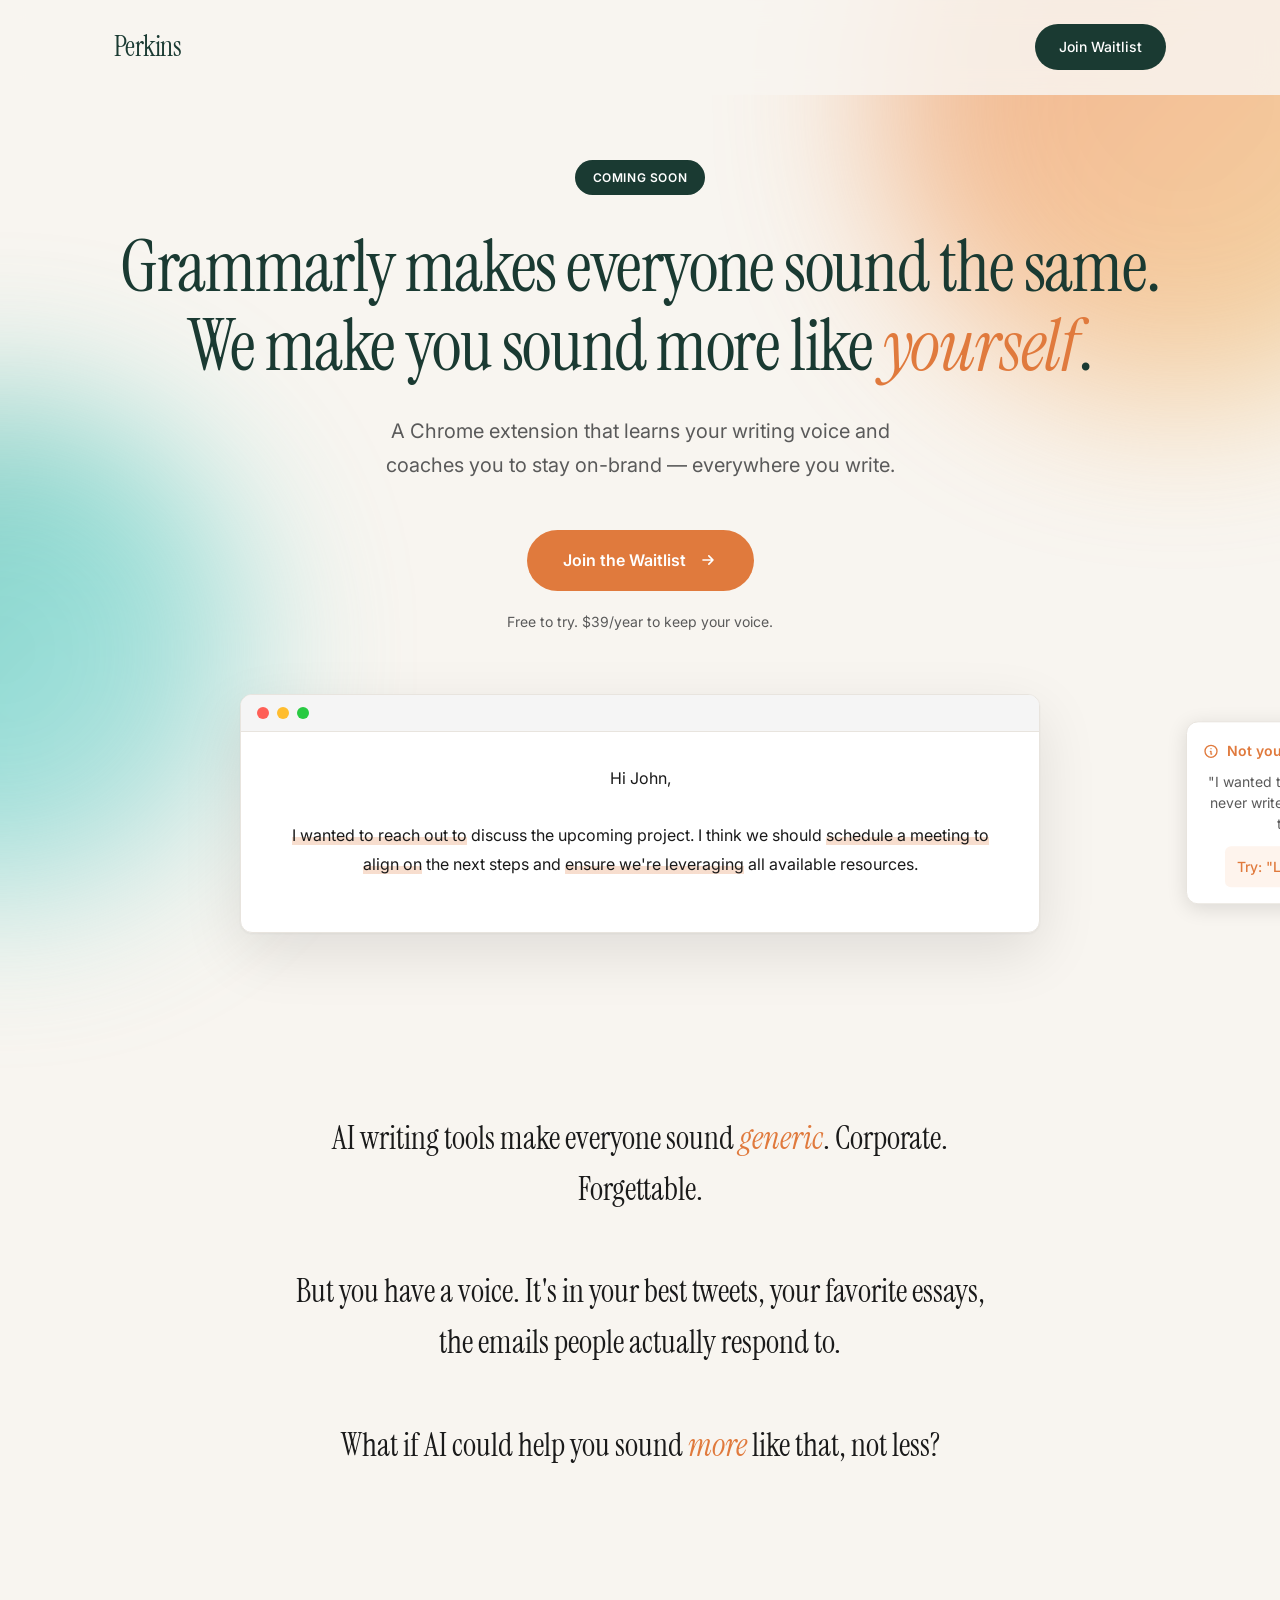
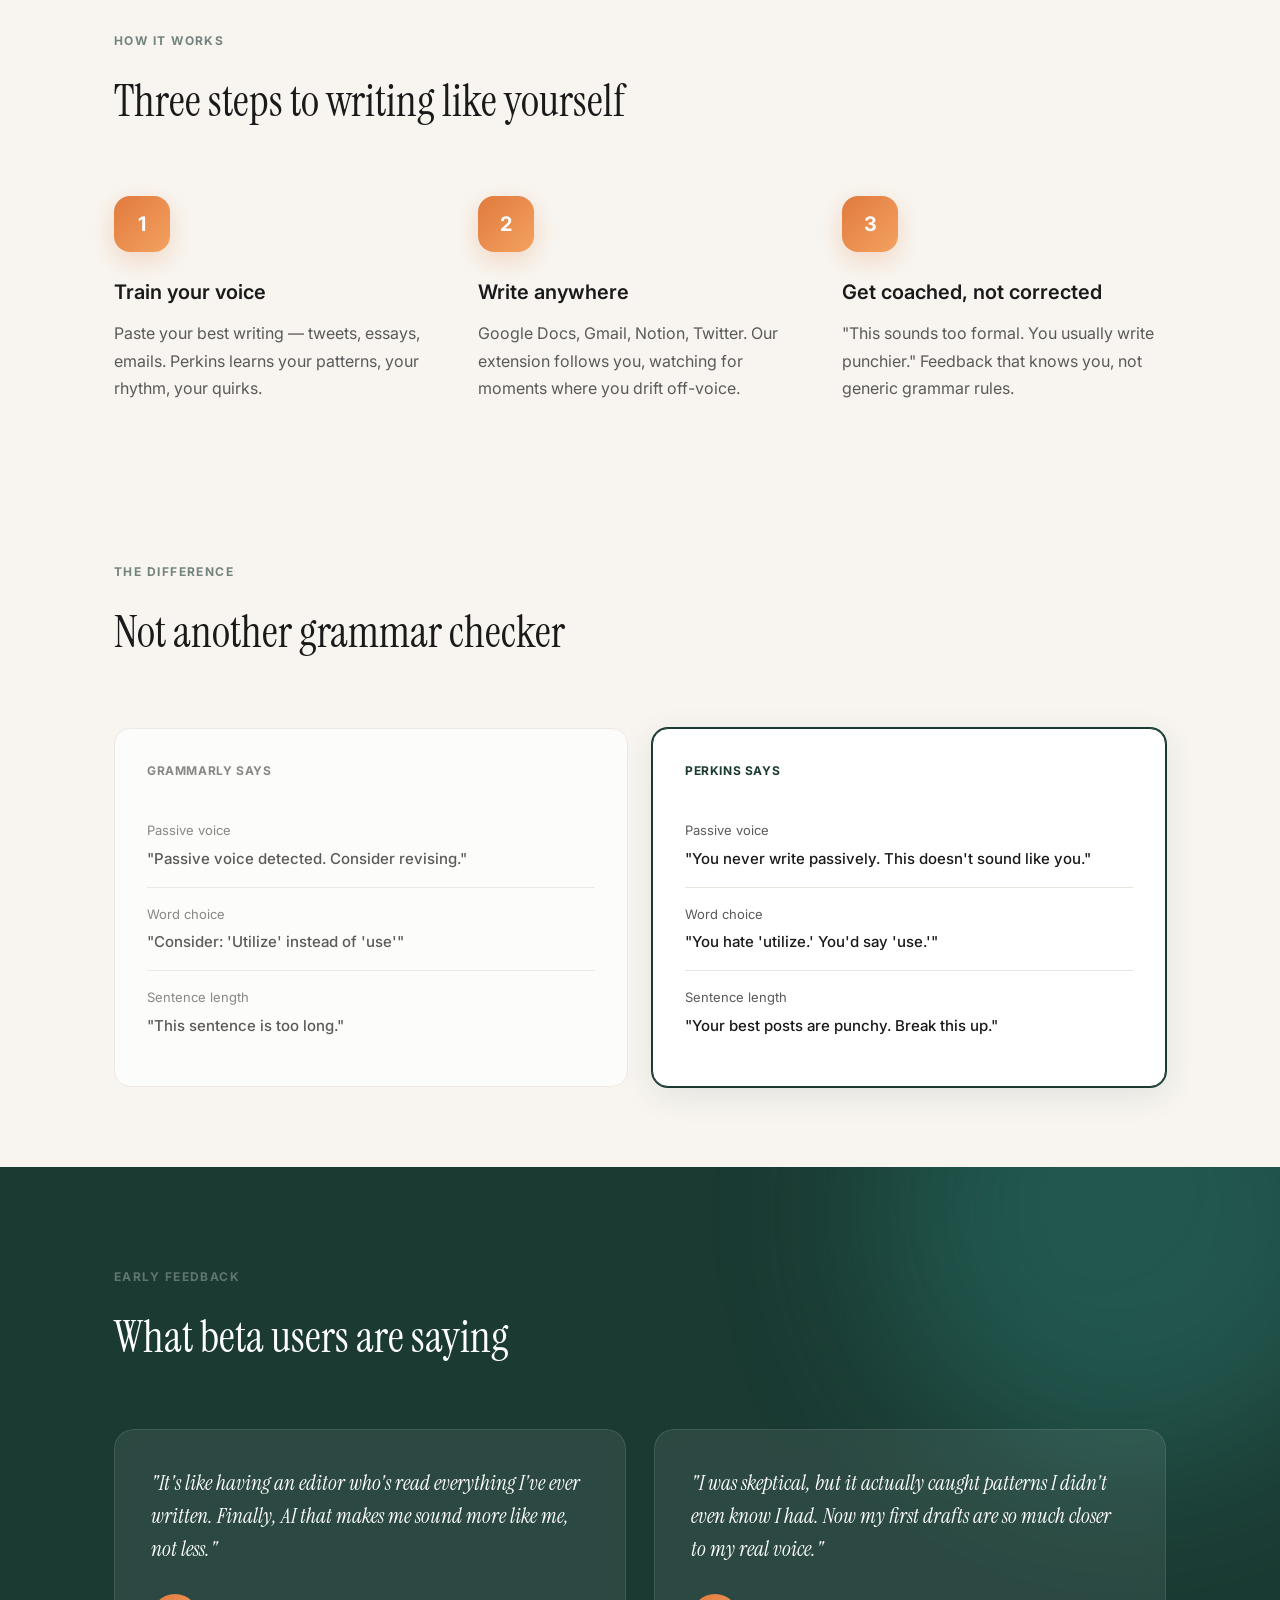
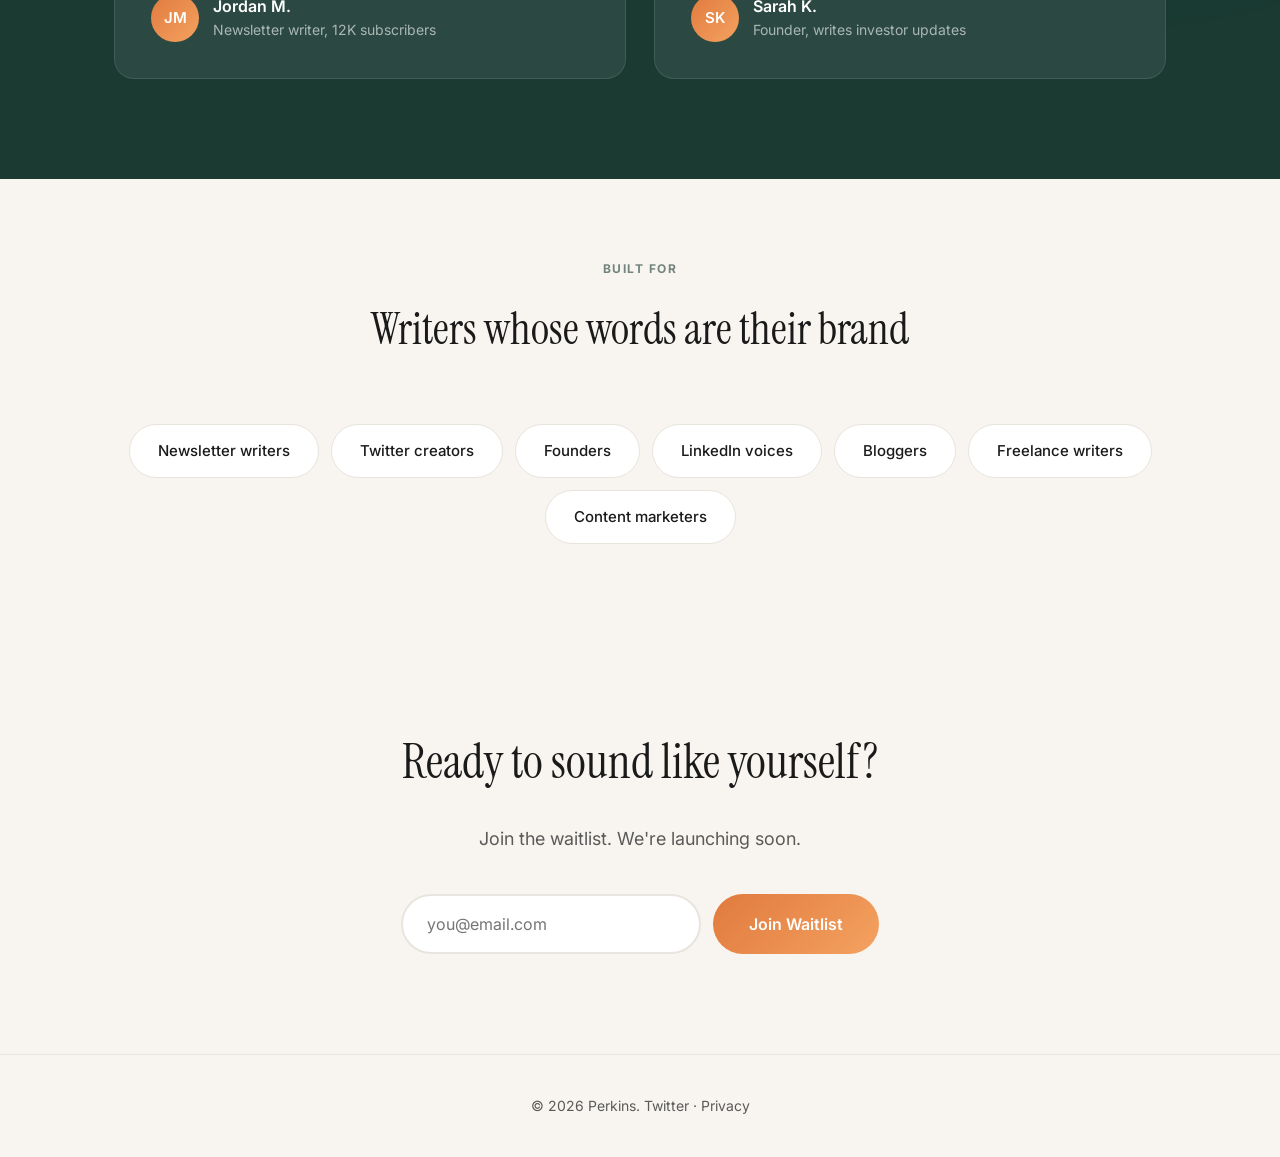
<file: index.html>
<!DOCTYPE html>
<html lang="en">
<head>
  <meta charset="UTF-8">
  <meta name="viewport" content="width=device-width, initial-scale=1.0">
  <title>Perkins — Sound Like Yourself</title>
  <meta name="description" content="Grammarly makes everyone sound the same. Perkins makes you sound more like yourself. A Chrome extension that learns your writing voice.">

  <!-- Fonts -->
  <link rel="preconnect" href="https://fonts.googleapis.com">
  <link rel="preconnect" href="https://fonts.gstatic.com" crossorigin>
  <link href="https://fonts.googleapis.com/css2?family=Instrument+Serif:ital@0;1&family=Inter:wght@400;500;600;700&display=swap" rel="stylesheet">

  <style>
    * {
      margin: 0;
      padding: 0;
      box-sizing: border-box;
    }

    :root {
      --primary: #1a3a32;
      --primary-light: #2d5a4a;
      --accent: #e07a3d;
      --accent-light: #fef4ed;
      --text: #1a1a1a;
      --text-muted: #5a5a5a;
      --bg: #f8f5f0;
      --bg-card: #ffffff;
      --border: #e8e4de;
    }

    body {
      font-family: 'Inter', -apple-system, BlinkMacSystemFont, sans-serif;
      background: var(--bg);
      color: var(--text);
      line-height: 1.6;
      -webkit-font-smoothing: antialiased;
      overflow-x: hidden;
    }

    .serif {
      font-family: 'Instrument Serif', Georgia, serif;
    }

    /* Decorative gradient blobs */
    .blob {
      position: absolute;
      border-radius: 50%;
      filter: blur(80px);
      opacity: 0.6;
      pointer-events: none;
      z-index: 0;
    }

    .blob-1 {
      width: 600px;
      height: 600px;
      background: linear-gradient(135deg, #e07a3d 0%, #f4a261 50%, #e9c46a 100%);
      top: -200px;
      right: -200px;
    }

    .blob-2 {
      width: 500px;
      height: 500px;
      background: linear-gradient(135deg, #2a9d8f 0%, #4ecdc4 50%, #a8dadc 100%);
      top: 400px;
      left: -250px;
    }

    .blob-3 {
      width: 400px;
      height: 400px;
      background: linear-gradient(135deg, #e07a3d 0%, #f4a261 100%);
      bottom: -100px;
      right: -100px;
    }

    /* Layout */
    .container {
      max-width: 1100px;
      margin: 0 auto;
      padding: 0 24px;
      position: relative;
      z-index: 1;
    }

    /* Nav */
    nav {
      padding: 24px 0;
      position: fixed;
      top: 0;
      left: 0;
      right: 0;
      background: rgba(248, 245, 240, 0.85);
      backdrop-filter: blur(12px);
      z-index: 100;
      border-bottom: 1px solid transparent;
      transition: border-color 0.3s, background 0.3s;
    }

    nav.scrolled {
      border-bottom-color: var(--border);
      background: rgba(248, 245, 240, 0.95);
    }

    nav .container {
      display: flex;
      justify-content: space-between;
      align-items: center;
    }

    .logo {
      font-family: 'Instrument Serif', Georgia, serif;
      font-size: 1.75rem;
      font-weight: 400;
      color: var(--primary);
      text-decoration: none;
      letter-spacing: -0.02em;
    }

    .nav-cta {
      background: var(--primary);
      color: white;
      padding: 12px 24px;
      border-radius: 100px;
      text-decoration: none;
      font-size: 14px;
      font-weight: 500;
      transition: transform 0.2s, box-shadow 0.2s, background 0.2s;
    }

    .nav-cta:hover {
      transform: translateY(-1px);
      box-shadow: 0 4px 16px rgba(26, 58, 50, 0.25);
      background: var(--primary-light);
    }

    /* Hero */
    .hero {
      padding: 160px 0 100px;
      text-align: center;
      position: relative;
      overflow: hidden;
    }

    .hero-badge {
      display: inline-block;
      background: var(--primary);
      color: white;
      padding: 8px 18px;
      border-radius: 100px;
      font-size: 12px;
      font-weight: 600;
      margin-bottom: 32px;
      letter-spacing: 0.05em;
      text-transform: uppercase;
    }

    .hero h1 {
      font-family: 'Instrument Serif', Georgia, serif;
      font-size: clamp(2.75rem, 7vw, 4.5rem);
      font-weight: 400;
      line-height: 1.1;
      margin-bottom: 28px;
      letter-spacing: -0.02em;
      color: var(--primary);
    }

    .hero h1 .highlight {
      color: var(--accent);
      font-style: italic;
    }

    .hero-sub {
      font-size: 1.25rem;
      color: var(--text-muted);
      max-width: 560px;
      margin: 0 auto 48px;
      line-height: 1.7;
    }

    .hero-cta {
      display: inline-flex;
      align-items: center;
      gap: 12px;
      background: var(--accent);
      color: white;
      padding: 18px 36px;
      border-radius: 100px;
      text-decoration: none;
      font-size: 16px;
      font-weight: 600;
      transition: transform 0.2s, box-shadow 0.2s;
    }

    .hero-cta:hover {
      transform: translateY(-2px);
      box-shadow: 0 12px 32px rgba(224, 122, 61, 0.35);
    }

    .hero-cta svg {
      width: 20px;
      height: 20px;
    }

    .hero-note {
      margin-top: 20px;
      font-size: 14px;
      color: var(--text-muted);
    }

    /* Demo visual */
    .demo-container {
      margin-top: 60px;
      position: relative;
    }

    .demo-window {
      background: var(--bg-card);
      border-radius: 12px;
      box-shadow: 0 20px 60px rgba(0,0,0,0.1), 0 1px 3px rgba(0,0,0,0.05);
      border: 1px solid var(--border);
      overflow: hidden;
      max-width: 800px;
      margin: 0 auto;
    }

    .demo-toolbar {
      background: #f5f5f5;
      padding: 12px 16px;
      display: flex;
      align-items: center;
      gap: 8px;
      border-bottom: 1px solid var(--border);
    }

    .demo-dot {
      width: 12px;
      height: 12px;
      border-radius: 50%;
      background: #e5e5e5;
    }

    .demo-dot:nth-child(1) { background: #ff5f57; }
    .demo-dot:nth-child(2) { background: #ffbd2e; }
    .demo-dot:nth-child(3) { background: #28ca42; }

    .demo-content {
      padding: 32px;
      font-size: 16px;
      line-height: 1.8;
      min-height: 200px;
    }

    .demo-text {
      color: var(--text);
    }

    .demo-text .issue {
      background: linear-gradient(to bottom, transparent 60%, rgba(224, 122, 61, 0.25) 60%);
      position: relative;
      cursor: pointer;
    }

    .demo-suggestion {
      position: absolute;
      right: -280px;
      top: 50%;
      transform: translateY(-50%);
      width: 260px;
      background: var(--bg-card);
      border-radius: 12px;
      box-shadow: 0 4px 20px rgba(0,0,0,0.12);
      padding: 16px;
      font-size: 14px;
      border: 1px solid var(--border);
      opacity: 0;
      animation: fadeIn 0.5s ease 1s forwards;
    }

    @keyframes fadeIn {
      to { opacity: 1; }
    }

    .demo-suggestion-header {
      display: flex;
      align-items: center;
      gap: 8px;
      margin-bottom: 8px;
      font-weight: 600;
      color: var(--accent);
    }

    .demo-suggestion-header svg {
      width: 16px;
      height: 16px;
    }

    .demo-suggestion p {
      color: var(--text-muted);
      margin-bottom: 12px;
      line-height: 1.5;
    }

    .demo-suggestion-fix {
      background: var(--accent-light);
      color: var(--accent);
      padding: 8px 12px;
      border-radius: 6px;
      font-weight: 500;
      display: inline-block;
    }

    @media (max-width: 900px) {
      .demo-suggestion {
        display: none;
      }
    }

    /* Problem section */
    .problem {
      padding: 80px 0;
      text-align: center;
    }

    .problem-text {
      font-family: 'Instrument Serif', Georgia, serif;
      font-size: clamp(1.5rem, 3vw, 2rem);
      line-height: 1.6;
      max-width: 700px;
      margin: 0 auto;
      color: var(--text);
    }

    .problem-text em {
      font-style: italic;
      color: var(--accent);
    }

    /* How it works */
    .how-it-works {
      padding: 80px 0;
    }

    .section-label {
      text-transform: uppercase;
      font-size: 12px;
      font-weight: 700;
      letter-spacing: 0.12em;
      color: var(--primary);
      margin-bottom: 16px;
      opacity: 0.6;
    }

    .section-title {
      font-family: 'Instrument Serif', Georgia, serif;
      font-size: clamp(2rem, 4vw, 2.75rem);
      font-weight: 400;
      margin-bottom: 60px;
    }

    .steps {
      display: grid;
      grid-template-columns: repeat(3, 1fr);
      gap: 40px;
    }

    @media (max-width: 768px) {
      .steps {
        grid-template-columns: 1fr;
        gap: 48px;
      }
    }

    .step {
      text-align: left;
    }

    .step-number {
      width: 56px;
      height: 56px;
      background: linear-gradient(135deg, var(--accent) 0%, #f4a261 100%);
      color: white;
      border-radius: 16px;
      display: flex;
      align-items: center;
      justify-content: center;
      font-weight: 700;
      font-size: 20px;
      margin-bottom: 24px;
      box-shadow: 0 8px 24px rgba(224, 122, 61, 0.25);
    }

    .step h3 {
      font-size: 1.25rem;
      font-weight: 600;
      margin-bottom: 12px;
    }

    .step p {
      color: var(--text-muted);
      line-height: 1.7;
    }

    /* Comparison */
    .comparison {
      padding: 80px 0;
    }

    .comparison-grid {
      display: grid;
      grid-template-columns: 1fr 1fr;
      gap: 24px;
      margin-top: 48px;
    }

    @media (max-width: 768px) {
      .comparison-grid {
        grid-template-columns: 1fr;
      }
    }

    .comparison-card {
      background: var(--bg-card);
      border-radius: 16px;
      padding: 32px;
      border: 1px solid var(--border);
    }

    .comparison-card.them {
      opacity: 0.7;
    }

    .comparison-card.us {
      border-color: var(--primary);
      box-shadow: 0 0 0 1px var(--primary), 0 8px 32px rgba(26, 58, 50, 0.1);
    }

    .comparison-label {
      font-size: 12px;
      font-weight: 700;
      text-transform: uppercase;
      letter-spacing: 0.05em;
      margin-bottom: 24px;
      color: var(--text-muted);
    }

    .comparison-card.us .comparison-label {
      color: var(--primary);
      opacity: 1;
    }

    .comparison-item {
      padding: 16px 0;
      border-bottom: 1px solid var(--border);
    }

    .comparison-item:last-child {
      border-bottom: none;
    }

    .comparison-item-label {
      font-size: 13px;
      color: var(--text-muted);
      margin-bottom: 6px;
    }

    .comparison-item-value {
      font-size: 15px;
      font-weight: 500;
    }

    .comparison-card.us .comparison-item-value {
      color: var(--text);
    }

    /* Testimonials */
    .testimonials {
      padding: 100px 0;
      background: var(--primary);
      color: white;
      position: relative;
      overflow: hidden;
    }

    .testimonials::before {
      content: '';
      position: absolute;
      width: 500px;
      height: 500px;
      background: linear-gradient(135deg, rgba(42, 157, 143, 0.3) 0%, rgba(78, 205, 196, 0.2) 100%);
      border-radius: 50%;
      filter: blur(80px);
      top: -200px;
      right: -100px;
    }

    .testimonials .section-label {
      color: rgba(255,255,255,0.5);
    }

    .testimonials .section-title {
      color: white;
      margin-bottom: 56px;
    }

    .testimonial-grid {
      display: grid;
      grid-template-columns: repeat(2, 1fr);
      gap: 28px;
      position: relative;
      z-index: 1;
    }

    @media (max-width: 768px) {
      .testimonial-grid {
        grid-template-columns: 1fr;
      }
    }

    .testimonial {
      background: rgba(255,255,255,0.08);
      border-radius: 20px;
      padding: 36px;
      border: 1px solid rgba(255,255,255,0.1);
      backdrop-filter: blur(10px);
    }

    .testimonial-text {
      font-family: 'Instrument Serif', Georgia, serif;
      font-size: 1.3rem;
      line-height: 1.6;
      margin-bottom: 28px;
      font-style: italic;
    }

    .testimonial-author {
      display: flex;
      align-items: center;
      gap: 14px;
    }

    .testimonial-avatar {
      width: 48px;
      height: 48px;
      border-radius: 50%;
      background: linear-gradient(135deg, var(--accent) 0%, #f4a261 100%);
      display: flex;
      align-items: center;
      justify-content: center;
      font-weight: 600;
      font-size: 15px;
    }

    .testimonial-name {
      font-weight: 600;
    }

    .testimonial-title {
      font-size: 14px;
      opacity: 0.6;
    }

    /* For who */
    .for-who {
      padding: 80px 0;
      text-align: center;
    }

    .for-who-list {
      display: flex;
      flex-wrap: wrap;
      justify-content: center;
      gap: 12px;
      margin-top: 32px;
    }

    .for-who-item {
      background: var(--bg-card);
      border: 1px solid var(--border);
      padding: 14px 28px;
      border-radius: 100px;
      font-size: 15px;
      font-weight: 500;
      transition: transform 0.2s, box-shadow 0.2s, border-color 0.2s;
    }

    .for-who-item:hover {
      transform: translateY(-2px);
      box-shadow: 0 4px 16px rgba(0,0,0,0.08);
      border-color: var(--accent);
    }

    /* Final CTA */
    .final-cta {
      padding: 100px 0;
      text-align: center;
    }

    .final-cta h2 {
      font-family: 'Instrument Serif', Georgia, serif;
      font-size: clamp(2rem, 5vw, 3rem);
      font-weight: 400;
      margin-bottom: 24px;
    }

    .final-cta p {
      color: var(--text-muted);
      font-size: 1.125rem;
      margin-bottom: 40px;
    }

    .waitlist-form {
      display: flex;
      gap: 12px;
      justify-content: center;
      max-width: 440px;
      margin: 0 auto;
    }

    @media (max-width: 500px) {
      .waitlist-form {
        flex-direction: column;
      }
    }

    .waitlist-input {
      flex: 1;
      padding: 18px 24px;
      border: 2px solid var(--border);
      border-radius: 100px;
      font-size: 16px;
      font-family: inherit;
      transition: border-color 0.2s, box-shadow 0.2s;
      background: var(--bg-card);
    }

    .waitlist-input:focus {
      outline: none;
      border-color: var(--accent);
      box-shadow: 0 0 0 4px rgba(224, 122, 61, 0.1);
    }

    .waitlist-button {
      background: linear-gradient(135deg, var(--accent) 0%, #f4a261 100%);
      color: white;
      padding: 18px 36px;
      border: none;
      border-radius: 100px;
      font-size: 16px;
      font-weight: 600;
      font-family: inherit;
      cursor: pointer;
      transition: transform 0.2s, box-shadow 0.2s;
      white-space: nowrap;
    }

    .waitlist-button:hover {
      transform: translateY(-2px);
      box-shadow: 0 12px 32px rgba(224, 122, 61, 0.35);
    }

    /* Footer */
    footer {
      padding: 40px 0;
      border-top: 1px solid var(--border);
      text-align: center;
    }

    footer p {
      color: var(--text-muted);
      font-size: 14px;
    }

    footer a {
      color: var(--text-muted);
      text-decoration: none;
    }

    footer a:hover {
      color: var(--text);
    }

    /* Animations */
    @media (prefers-reduced-motion: no-preference) {
      .fade-up {
        opacity: 0;
        transform: translateY(20px);
        animation: fadeUp 0.6s ease forwards;
      }

      @keyframes fadeUp {
        to {
          opacity: 1;
          transform: translateY(0);
        }
      }

      .delay-1 { animation-delay: 0.1s; }
      .delay-2 { animation-delay: 0.2s; }
      .delay-3 { animation-delay: 0.3s; }
      .delay-4 { animation-delay: 0.4s; }
    }
  </style>
</head>
<body>

  <!-- Nav -->
  <nav id="nav">
    <div class="container">
      <a href="#" class="logo">Perkins</a>
      <a href="#waitlist" class="nav-cta">Join Waitlist</a>
    </div>
  </nav>

  <!-- Decorative blobs -->
  <div class="blob blob-1"></div>
  <div class="blob blob-2"></div>

  <!-- Hero -->
  <section class="hero">
    <div class="container">
      <div class="hero-badge fade-up">Coming Soon</div>

      <h1 class="fade-up delay-1">
        Grammarly makes everyone sound the same.<br>
        We make you sound more like <span class="highlight">yourself</span>.
      </h1>

      <p class="hero-sub fade-up delay-2">
        A Chrome extension that learns your writing voice and coaches you to stay on-brand — everywhere you write.
      </p>

      <a href="#waitlist" class="hero-cta fade-up delay-3">
        Join the Waitlist
        <svg xmlns="http://www.w3.org/2000/svg" fill="none" viewBox="0 0 24 24" stroke="currentColor" stroke-width="2">
          <path stroke-linecap="round" stroke-linejoin="round" d="M13 7l5 5m0 0l-5 5m5-5H6" />
        </svg>
      </a>

      <p class="hero-note fade-up delay-4">Free to try. $39/year to keep your voice.</p>

      <!-- Demo -->
      <div class="demo-container fade-up delay-4">
        <div class="demo-window">
          <div class="demo-toolbar">
            <div class="demo-dot"></div>
            <div class="demo-dot"></div>
            <div class="demo-dot"></div>
          </div>
          <div class="demo-content">
            <p class="demo-text">
              Hi John,<br><br>
              <span class="issue">I wanted to reach out to</span> discuss the upcoming project. I think we should <span class="issue">schedule a meeting to align on</span> the next steps and <span class="issue">ensure we're leveraging</span> all available resources.
            </p>
            <div class="demo-suggestion">
              <div class="demo-suggestion-header">
                <svg xmlns="http://www.w3.org/2000/svg" fill="none" viewBox="0 0 24 24" stroke="currentColor" stroke-width="2">
                  <path stroke-linecap="round" stroke-linejoin="round" d="M13 16h-1v-4h-1m1-4h.01M21 12a9 9 0 11-18 0 9 9 0 0118 0z" />
                </svg>
                Not your voice
              </div>
              <p>"I wanted to reach out to" — you never write this. You get straight to the point.</p>
              <div class="demo-suggestion-fix">Try: "Let's talk about..."</div>
            </div>
          </div>
        </div>
      </div>
    </div>
  </section>

  <!-- Problem -->
  <section class="problem">
    <div class="container">
      <p class="problem-text">
        AI writing tools make everyone sound <em>generic</em>. Corporate. Forgettable.<br><br>
        But you have a voice. It's in your best tweets, your favorite essays, the emails people actually respond to.<br><br>
        What if AI could help you sound <em>more</em> like that, not less?
      </p>
    </div>
  </section>

  <!-- How it works -->
  <section class="how-it-works">
    <div class="container">
      <p class="section-label">How it works</p>
      <h2 class="section-title">Three steps to writing like yourself</h2>

      <div class="steps">
        <div class="step">
          <div class="step-number">1</div>
          <h3>Train your voice</h3>
          <p>Paste your best writing — tweets, essays, emails. Perkins learns your patterns, your rhythm, your quirks.</p>
        </div>

        <div class="step">
          <div class="step-number">2</div>
          <h3>Write anywhere</h3>
          <p>Google Docs, Gmail, Notion, Twitter. Our extension follows you, watching for moments where you drift off-voice.</p>
        </div>

        <div class="step">
          <div class="step-number">3</div>
          <h3>Get coached, not corrected</h3>
          <p>"This sounds too formal. You usually write punchier." Feedback that knows you, not generic grammar rules.</p>
        </div>
      </div>
    </div>
  </section>

  <!-- Comparison -->
  <section class="comparison">
    <div class="container">
      <p class="section-label">The difference</p>
      <h2 class="section-title">Not another grammar checker</h2>

      <div class="comparison-grid">
        <div class="comparison-card them">
          <p class="comparison-label">Grammarly says</p>

          <div class="comparison-item">
            <p class="comparison-item-label">Passive voice</p>
            <p class="comparison-item-value">"Passive voice detected. Consider revising."</p>
          </div>

          <div class="comparison-item">
            <p class="comparison-item-label">Word choice</p>
            <p class="comparison-item-value">"Consider: 'Utilize' instead of 'use'"</p>
          </div>

          <div class="comparison-item">
            <p class="comparison-item-label">Sentence length</p>
            <p class="comparison-item-value">"This sentence is too long."</p>
          </div>
        </div>

        <div class="comparison-card us">
          <p class="comparison-label">Perkins says</p>

          <div class="comparison-item">
            <p class="comparison-item-label">Passive voice</p>
            <p class="comparison-item-value">"You never write passively. This doesn't sound like you."</p>
          </div>

          <div class="comparison-item">
            <p class="comparison-item-label">Word choice</p>
            <p class="comparison-item-value">"You hate 'utilize.' You'd say 'use.'"</p>
          </div>

          <div class="comparison-item">
            <p class="comparison-item-label">Sentence length</p>
            <p class="comparison-item-value">"Your best posts are punchy. Break this up."</p>
          </div>
        </div>
      </div>
    </div>
  </section>

  <!-- Testimonials (placeholder for now) -->
  <section class="testimonials">
    <div class="container">
      <p class="section-label">Early feedback</p>
      <h2 class="section-title">What beta users are saying</h2>

      <div class="testimonial-grid">
        <div class="testimonial">
          <p class="testimonial-text">"It's like having an editor who's read everything I've ever written. Finally, AI that makes me sound more like me, not less."</p>
          <div class="testimonial-author">
            <div class="testimonial-avatar">JM</div>
            <div>
              <p class="testimonial-name">Jordan M.</p>
              <p class="testimonial-title">Newsletter writer, 12K subscribers</p>
            </div>
          </div>
        </div>

        <div class="testimonial">
          <p class="testimonial-text">"I was skeptical, but it actually caught patterns I didn't even know I had. Now my first drafts are so much closer to my real voice."</p>
          <div class="testimonial-author">
            <div class="testimonial-avatar">SK</div>
            <div>
              <p class="testimonial-name">Sarah K.</p>
              <p class="testimonial-title">Founder, writes investor updates</p>
            </div>
          </div>
        </div>
      </div>
    </div>
  </section>

  <!-- For who -->
  <section class="for-who">
    <div class="container">
      <p class="section-label">Built for</p>
      <h2 class="section-title">Writers whose words are their brand</h2>

      <div class="for-who-list">
        <div class="for-who-item">Newsletter writers</div>
        <div class="for-who-item">Twitter creators</div>
        <div class="for-who-item">Founders</div>
        <div class="for-who-item">LinkedIn voices</div>
        <div class="for-who-item">Bloggers</div>
        <div class="for-who-item">Freelance writers</div>
        <div class="for-who-item">Content marketers</div>
      </div>
    </div>
  </section>

  <!-- Final CTA -->
  <section class="final-cta" id="waitlist">
    <div class="container">
      <h2>Ready to sound like yourself?</h2>
      <p>Join the waitlist. We're launching soon.</p>

      <form class="waitlist-form" action="#" method="POST" onsubmit="handleSubmit(event)">
        <input type="email" class="waitlist-input" placeholder="you@email.com" required>
        <button type="submit" class="waitlist-button">Join Waitlist</button>
      </form>
    </div>
  </section>

  <!-- Footer -->
  <footer>
    <div class="container">
      <p>&copy; 2026 Perkins. <a href="#">Twitter</a> &middot; <a href="#">Privacy</a></p>
    </div>
  </footer>

  <script>
    // Nav scroll effect
    const nav = document.getElementById('nav');
    window.addEventListener('scroll', () => {
      nav.classList.toggle('scrolled', window.scrollY > 10);
    });

    // Form submission
    function handleSubmit(e) {
      e.preventDefault();
      const email = e.target.querySelector('input').value;

      // Replace with actual form submission
      // For now, just show success
      e.target.innerHTML = '<p style="color: var(--accent); font-weight: 500;">Thanks! We\'ll be in touch soon.</p>';

      // TODO: Send to your backend or email service
      console.log('Waitlist signup:', email);
    }

    // Smooth scroll for anchor links
    document.querySelectorAll('a[href^="#"]').forEach(anchor => {
      anchor.addEventListener('click', function(e) {
        e.preventDefault();
        const target = document.querySelector(this.getAttribute('href'));
        if (target) {
          target.scrollIntoView({ behavior: 'smooth', block: 'start' });
        }
      });
    });
  </script>

</body>
</html>
</file>
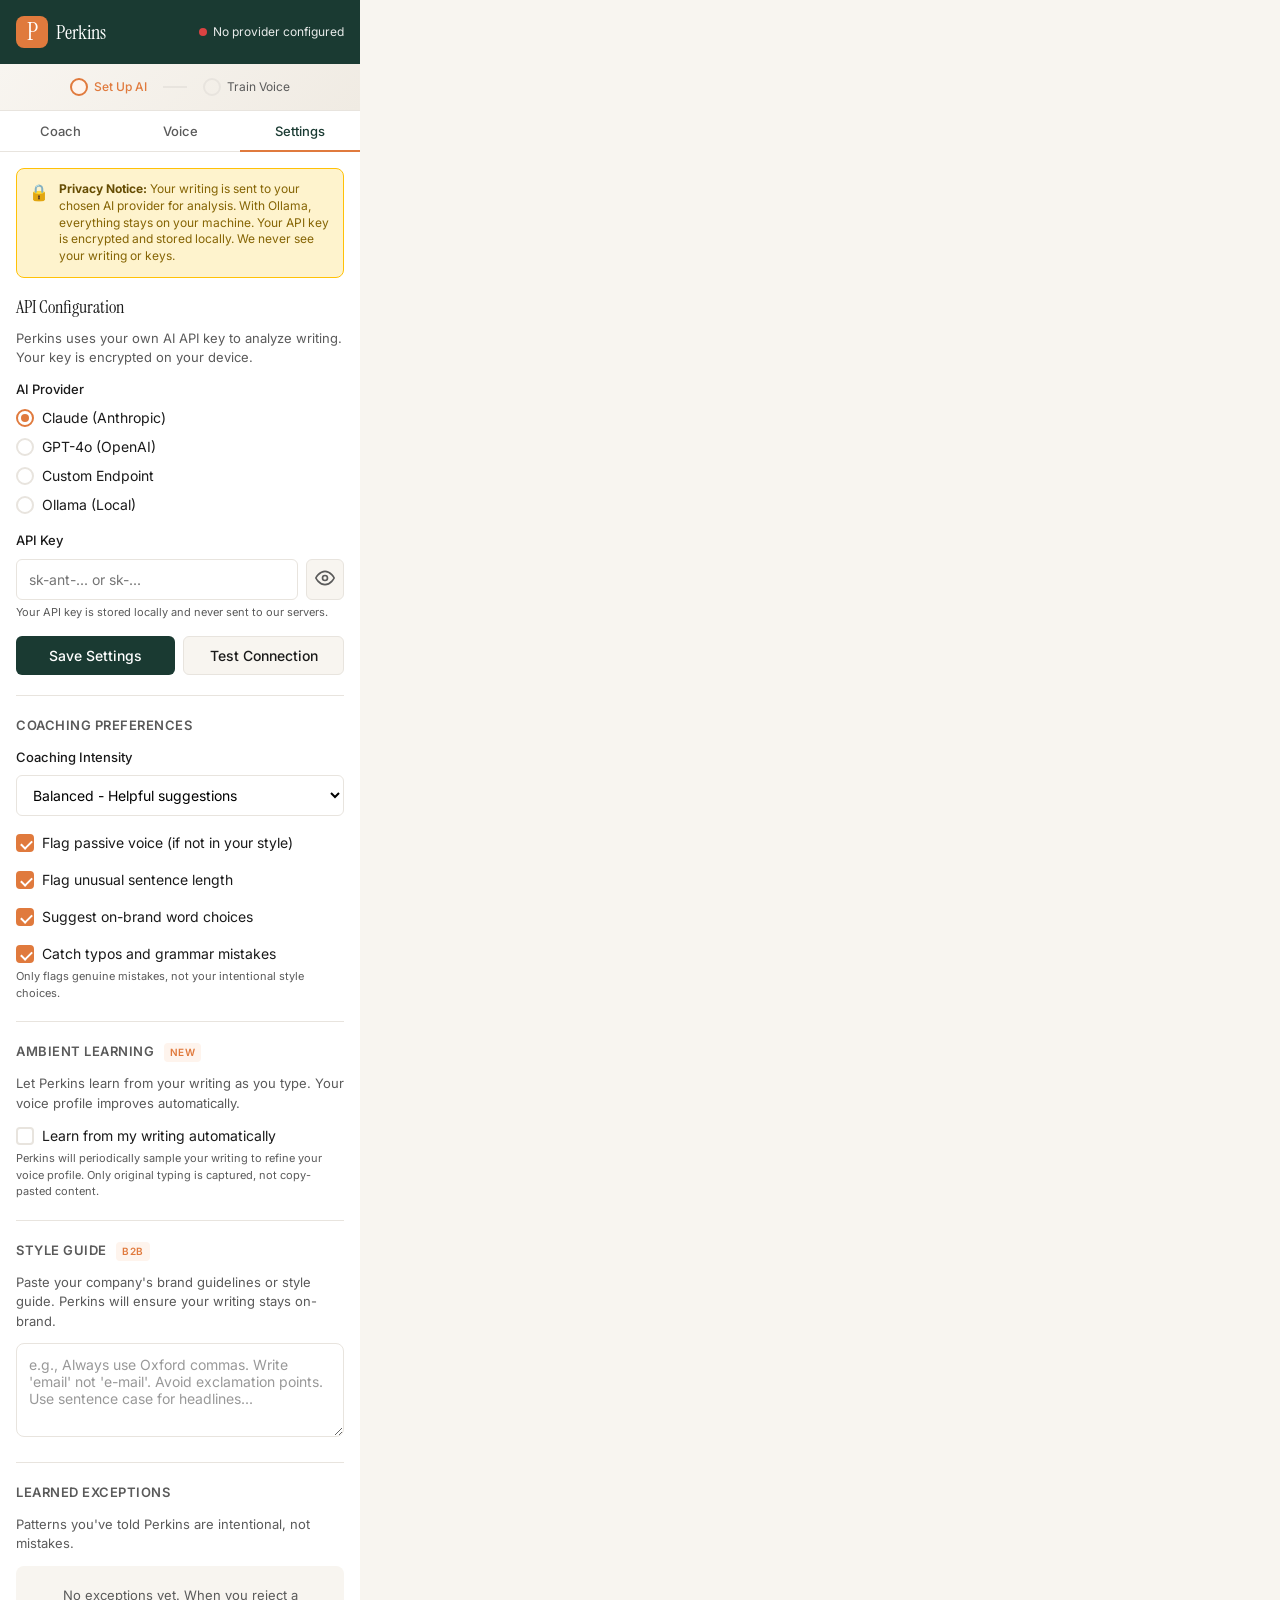
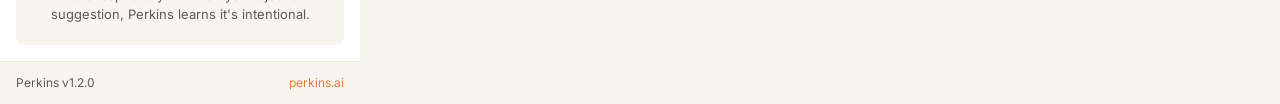
<file: extension/popup/popup.html>
<!DOCTYPE html>
<html lang="en">
<head>
  <meta charset="UTF-8">
  <meta name="viewport" content="width=device-width, initial-scale=1.0">
  <title>Perkins</title>
  <link rel="preconnect" href="https://fonts.googleapis.com">
  <link rel="preconnect" href="https://fonts.gstatic.com" crossorigin>
  <link href="https://fonts.googleapis.com/css2?family=Instrument+Serif:ital@0;1&family=Inter:wght@400;500;600&display=swap" rel="stylesheet">
  <link rel="stylesheet" href="popup.css">
</head>
<body>
  <div class="container">
    <!-- Header -->
    <header class="header">
      <div class="logo">
        <span class="logo-icon">P</span>
        <span class="logo-text">Perkins</span>
      </div>
      <div class="status" id="status">
        <span class="status-dot"></span>
        <span class="status-text">Not configured</span>
      </div>
    </header>

    <!-- Setup Progress (shown until fully configured) -->
    <div class="setup-progress" id="setup-progress">
      <div class="setup-step" id="setup-step-api">
        <span class="setup-step-icon"></span>
        <span class="setup-step-text">Set Up AI</span>
      </div>
      <div class="setup-step-divider"></div>
      <div class="setup-step" id="setup-step-voice">
        <span class="setup-step-icon"></span>
        <span class="setup-step-text">Train Voice</span>
      </div>
    </div>

    <!-- Navigation Tabs -->
    <nav class="tabs">
      <button class="tab active" data-tab="coach">Coach</button>
      <button class="tab" data-tab="voice">Voice</button>
      <button class="tab" data-tab="settings">Settings</button>
    </nav>

    <!-- Coach Tab -->
    <section class="tab-content active" id="coach-tab">
      <div class="coach-section">
        <div class="coach-header">
          <h2>Writing Coach</h2>
          <label class="toggle">
            <input type="checkbox" id="coach-enabled">
            <span class="toggle-slider"></span>
          </label>
        </div>

        <div class="coach-stats">
          <div class="stat">
            <span class="stat-value" id="suggestions-count">0</span>
            <span class="stat-label">Suggestions today</span>
          </div>
          <div class="stat">
            <span class="stat-value" id="accepted-count">0</span>
            <span class="stat-label">Accepted</span>
          </div>
          <div class="stat">
            <span class="stat-value" id="voice-score">--</span>
            <span class="stat-label">Voice match</span>
          </div>
        </div>

        <div class="recent-suggestions" id="recent-suggestions">
          <h3>Recent Suggestions</h3>
          <div class="empty-state">
            <p>No suggestions yet. Start writing in Google Docs and I'll help you stay on-voice.</p>
          </div>
        </div>

        <!-- Badges & Milestones -->
        <div class="badges-section" id="badges-section">
          <h3>Writing Journey</h3>

          <div class="milestone-tracker">
            <div class="total-words">
              <span class="total-words-label">Total words written</span>
              <span class="total-words-count" id="total-words-count">0</span>
            </div>

            <div class="current-milestone" id="current-milestone">
              <span class="milestone-icon">📜</span>
              <span class="milestone-text">
                <strong>272</strong> words to <em>Gettysburg Address</em>
              </span>
            </div>

            <div class="milestone-progress" id="milestone-progress">
              <div class="milestone-progress-fill" id="milestone-progress-fill"></div>
            </div>
          </div>

          <div class="earned-badges" id="earned-badges">
            <div class="no-badges">Start writing to earn your first badge!</div>
          </div>
        </div>

        <!-- Flywheel Stats -->
        <div class="flywheel-section" id="flywheel-stats">
          <h3>Perkins is Learning</h3>
          <div class="flywheel-stats-grid">
            <div class="flywheel-stat">
              <span class="flywheel-stat-value" id="patterns-learned-count">0</span>
              <span class="flywheel-stat-label">Patterns learned</span>
            </div>
            <div class="flywheel-stat">
              <span class="flywheel-stat-value" id="documents-analyzed-count">0</span>
              <span class="flywheel-stat-label">Docs analyzed</span>
            </div>
            <div class="flywheel-stat">
              <span class="flywheel-stat-value" id="improvement-percent">--</span>
              <span class="flywheel-stat-label">Fewer suggestions</span>
            </div>
          </div>
          <p class="flywheel-tagline">The longer you use Perkins, the smarter it gets.</p>
        </div>
      </div>
    </section>

    <!-- Voice Tab -->
    <section class="tab-content" id="voice-tab">
      <div class="voice-section">
        <!-- Setup Required Overlay -->
        <div class="setup-required" id="voice-setup-required">
          <div class="setup-required-icon">🔑</div>
          <h3>Add your API key first</h3>
          <p>Perkins needs an AI API key to analyze your writing patterns.</p>
          <button class="btn btn-primary" id="go-to-settings">Go to Settings</button>
        </div>

        <div class="voice-header">
          <h2>Your Voice Profile</h2>
          <span class="voice-status" id="voice-status">Not trained</span>
        </div>

        <div class="voice-training" id="voice-training">
          <p class="instruction">Paste examples of your best writing to train your voice profile. The more you add, the better I understand your style.</p>

          <textarea
            id="writing-sample"
            placeholder="Paste a tweet, email, essay paragraph, or any writing that sounds like YOU..."
            rows="6"
          ></textarea>

          <div class="sample-actions">
            <button class="btn btn-primary" id="add-sample">Add to Voice Profile</button>
            <span class="sample-count" id="sample-count">0 samples</span>
          </div>
        </div>

        <div class="voice-patterns" id="voice-patterns">
          <h3>Detected Patterns</h3>
          <div class="empty-state">
            <p>Add writing samples to see your detected voice patterns.</p>
          </div>
        </div>

        <button class="btn btn-secondary btn-danger" id="reset-voice">Reset Voice Profile</button>
      </div>
    </section>

    <!-- Settings Tab -->
    <section class="tab-content" id="settings-tab">
      <div class="settings-section">
        <!-- Privacy Notice -->
        <div class="privacy-notice">
          <div class="privacy-icon">🔒</div>
          <div class="privacy-text">
            <strong>Privacy Notice:</strong> Your writing is sent to your chosen AI provider for analysis. With Ollama, everything stays on your machine. Your API key is encrypted and stored locally. We never see your writing or keys.
          </div>
        </div>

        <h2>API Configuration</h2>
        <p class="instruction">Perkins uses your own AI API key to analyze writing. Your key is encrypted on your device.</p>

        <div class="setting-group">
          <label class="setting-label">AI Provider</label>
          <div class="radio-group">
            <label class="radio">
              <input type="radio" name="provider" value="anthropic" checked>
              <span class="radio-mark"></span>
              <span class="radio-text">Claude (Anthropic)</span>
            </label>
            <label class="radio">
              <input type="radio" name="provider" value="openai">
              <span class="radio-mark"></span>
              <span class="radio-text">GPT-4o (OpenAI)</span>
            </label>
            <label class="radio">
              <input type="radio" name="provider" value="custom">
              <span class="radio-mark"></span>
              <span class="radio-text">Custom Endpoint</span>
            </label>
            <label class="radio">
              <input type="radio" name="provider" value="ollama">
              <span class="radio-mark"></span>
              <span class="radio-text">Ollama (Local)</span>
            </label>
          </div>
        </div>

        <!-- API Key (Anthropic / OpenAI / optionally Custom) -->
        <div class="setting-group" id="api-key-group">
          <label class="setting-label" for="api-key">API Key</label>
          <div class="input-group">
            <input
              type="password"
              id="api-key"
              placeholder="sk-ant-... or sk-..."
              autocomplete="off"
            >
            <button class="btn-icon" id="toggle-key" title="Show/hide key">
              <svg width="20" height="20" viewBox="0 0 24 24" fill="none" stroke="currentColor" stroke-width="2">
                <path d="M1 12s4-8 11-8 11 8 11 8-4 8-11 8-11-8-11-8z"></path>
                <circle cx="12" cy="12" r="3"></circle>
              </svg>
            </button>
          </div>
          <span class="setting-hint">Your API key is stored locally and never sent to our servers.</span>
        </div>

        <!-- Custom Endpoint fields -->
        <div class="setting-group provider-custom-fields" id="custom-endpoint-group" style="display:none">
          <label class="setting-label" for="custom-endpoint">Endpoint URL</label>
          <input
            type="url"
            id="custom-endpoint"
            placeholder="https://your-api.example.com/v1/chat/completions"
            autocomplete="off"
          >
          <span class="setting-hint">Any OpenAI-compatible chat completions endpoint.</span>
        </div>
        <div class="setting-group provider-custom-fields" id="custom-model-group" style="display:none">
          <label class="setting-label" for="custom-model">Model name</label>
          <input
            type="text"
            id="custom-model"
            placeholder="e.g. gpt-4o, mistral-large, llama3"
            autocomplete="off"
          >
        </div>

        <!-- Ollama fields -->
        <div class="setting-group provider-ollama-fields" id="ollama-url-group" style="display:none">
          <label class="setting-label" for="ollama-url">Ollama URL</label>
          <input
            type="url"
            id="ollama-url"
            placeholder="http://localhost:11434"
            autocomplete="off"
          >
          <span class="setting-hint">Default: http://localhost:11434</span>
        </div>
        <div class="setting-group provider-ollama-fields" id="ollama-model-group" style="display:none">
          <label class="setting-label" for="ollama-model">Model</label>
          <input
            type="text"
            id="ollama-model"
            placeholder="llama3"
            autocomplete="off"
          >
          <span class="setting-hint">Run <code>ollama list</code> to see available models.</span>
        </div>

        <div class="settings-button-row">
          <button class="btn btn-primary" id="save-settings">Save Settings</button>
          <button class="btn btn-secondary" id="test-connection">Test Connection</button>
        </div>

        <div class="settings-divider"></div>

        <h3>Coaching Preferences</h3>

        <div class="setting-group">
          <label class="setting-label">Coaching Intensity</label>
          <select id="intensity">
            <option value="gentle">Gentle - Only major off-voice moments</option>
            <option value="balanced" selected>Balanced - Helpful suggestions</option>
            <option value="strict">Strict - Catch everything</option>
          </select>
        </div>

        <div class="setting-group">
          <label class="checkbox">
            <input type="checkbox" id="passive-voice" checked>
            <span class="checkbox-mark"></span>
            <span class="checkbox-text">Flag passive voice (if not in your style)</span>
          </label>
        </div>

        <div class="setting-group">
          <label class="checkbox">
            <input type="checkbox" id="sentence-length" checked>
            <span class="checkbox-mark"></span>
            <span class="checkbox-text">Flag unusual sentence length</span>
          </label>
        </div>

        <div class="setting-group">
          <label class="checkbox">
            <input type="checkbox" id="word-choice" checked>
            <span class="checkbox-mark"></span>
            <span class="checkbox-text">Suggest on-brand word choices</span>
          </label>
        </div>

        <div class="setting-group">
          <label class="checkbox">
            <input type="checkbox" id="check-grammar" checked>
            <span class="checkbox-mark"></span>
            <span class="checkbox-text">Catch typos and grammar mistakes</span>
          </label>
          <span class="setting-hint">Only flags genuine mistakes, not your intentional style choices.</span>
        </div>

        <div class="settings-divider"></div>

        <h3>Ambient Learning <span class="badge">New</span></h3>
        <p class="instruction">Let Perkins learn from your writing as you type. Your voice profile improves automatically.</p>

        <div class="setting-group">
          <label class="checkbox">
            <input type="checkbox" id="ambient-learning">
            <span class="checkbox-mark"></span>
            <span class="checkbox-text">Learn from my writing automatically</span>
          </label>
          <span class="setting-hint">Perkins will periodically sample your writing to refine your voice profile. Only original typing is captured, not copy-pasted content.</span>
        </div>

        <div class="settings-divider"></div>

        <h3>Style Guide <span class="badge">B2B</span></h3>
        <p class="instruction">Paste your company's brand guidelines or style guide. Perkins will ensure your writing stays on-brand.</p>

        <div class="setting-group">
          <textarea
            id="style-guide"
            placeholder="e.g., Always use Oxford commas. Write 'email' not 'e-mail'. Avoid exclamation points. Use sentence case for headlines..."
            rows="4"
          ></textarea>
        </div>

        <div class="settings-divider"></div>

        <h3>Learned Exceptions</h3>
        <p class="instruction">Patterns you've told Perkins are intentional, not mistakes.</p>

        <div class="learned-exceptions" id="learned-exceptions">
          <div class="empty-state">
            <p>No exceptions yet. When you reject a suggestion, Perkins learns it's intentional.</p>
          </div>
        </div>
      </div>
    </section>

    <!-- Footer -->
    <footer class="footer">
      <span>Perkins v1.2.0</span>
      <a href="https://perkins.ai" target="_blank">perkins.ai</a>
    </footer>
  </div>

  <script src="popup.js" type="module"></script>
</body>
</html>
</file>
<file: extension/popup/popup.css>
/* Perkins Extension Popup Styles */
/* Color palette matches landing page */

:root {
  --primary: #1a3a32;
  --primary-light: #2d5a4a;
  --accent: #e07a3d;
  --accent-light: #fef4ed;
  --text: #1a1a1a;
  --text-muted: #5a5a5a;
  --bg: #f8f5f0;
  --bg-card: #ffffff;
  --border: #e8e4de;
  --success: #22c55e;
  --danger: #ef4444;
}

* {
  margin: 0;
  padding: 0;
  box-sizing: border-box;
}

body {
  font-family: 'Inter', -apple-system, BlinkMacSystemFont, sans-serif;
  font-size: 14px;
  line-height: 1.5;
  color: var(--text);
  background: var(--bg);
  width: 360px;
  max-height: 540px;
  overflow-y: auto;
}

.container {
  display: flex;
  flex-direction: column;
  min-height: 100%;
}

/* Header */
.header {
  display: flex;
  align-items: center;
  justify-content: space-between;
  padding: 16px;
  background: var(--primary);
  color: white;
}

.logo {
  display: flex;
  align-items: center;
  gap: 8px;
}

.logo-icon {
  font-family: 'Instrument Serif', Georgia, serif;
  font-size: 24px;
  font-weight: 400;
  width: 32px;
  height: 32px;
  background: var(--accent);
  border-radius: 8px;
  display: flex;
  align-items: center;
  justify-content: center;
}

.logo-text {
  font-family: 'Instrument Serif', Georgia, serif;
  font-size: 20px;
  font-weight: 400;
}

.status {
  display: flex;
  align-items: center;
  gap: 6px;
  font-size: 12px;
  opacity: 0.9;
}

.status-dot {
  width: 8px;
  height: 8px;
  border-radius: 50%;
  background: var(--danger);
}

.status.active .status-dot {
  background: var(--success);
}

/* Tabs */
.tabs {
  display: flex;
  background: var(--bg-card);
  border-bottom: 1px solid var(--border);
}

.tab {
  flex: 1;
  padding: 12px;
  background: none;
  border: none;
  font-family: inherit;
  font-size: 13px;
  font-weight: 500;
  color: var(--text-muted);
  cursor: pointer;
  transition: all 0.2s;
  position: relative;
}

.tab:hover {
  color: var(--primary);
  background: var(--bg);
}

.tab.active {
  color: var(--primary);
}

.tab.active::after {
  content: '';
  position: absolute;
  bottom: -1px;
  left: 0;
  right: 0;
  height: 2px;
  background: var(--accent);
}

/* Tab Content */
.tab-content {
  display: none;
  padding: 16px;
  background: var(--bg-card);
  flex: 1;
}

.tab-content.active {
  display: block;
}

/* Headings */
h2 {
  font-family: 'Instrument Serif', Georgia, serif;
  font-size: 18px;
  font-weight: 400;
  margin-bottom: 4px;
}

h3 {
  font-size: 13px;
  font-weight: 600;
  color: var(--text-muted);
  text-transform: uppercase;
  letter-spacing: 0.5px;
  margin-bottom: 12px;
}

/* Coach Section */
.coach-header {
  display: flex;
  align-items: center;
  justify-content: space-between;
  margin-bottom: 16px;
}

.coach-stats {
  display: grid;
  grid-template-columns: repeat(3, 1fr);
  gap: 12px;
  margin-bottom: 20px;
}

.stat {
  text-align: center;
  padding: 12px;
  background: var(--bg);
  border-radius: 8px;
}

.stat-value {
  display: block;
  font-size: 24px;
  font-weight: 600;
  color: var(--primary);
}

.stat-label {
  font-size: 11px;
  color: var(--text-muted);
}

.recent-suggestions {
  margin-top: 16px;
}

/* Voice Section */
.voice-header {
  display: flex;
  align-items: center;
  justify-content: space-between;
  margin-bottom: 16px;
}

.voice-status {
  font-size: 12px;
  padding: 4px 10px;
  border-radius: 12px;
  background: var(--bg);
  color: var(--text-muted);
}

.voice-status.trained {
  background: var(--accent-light);
  color: var(--accent);
}

.voice-training {
  margin-bottom: 20px;
}

.instruction {
  font-size: 13px;
  color: var(--text-muted);
  margin-bottom: 12px;
}

textarea {
  width: 100%;
  padding: 12px;
  border: 1px solid var(--border);
  border-radius: 8px;
  font-family: inherit;
  font-size: 14px;
  resize: vertical;
  transition: border-color 0.2s;
}

textarea:focus {
  outline: none;
  border-color: var(--primary);
}

textarea::placeholder {
  color: #999;
}

.sample-actions {
  display: flex;
  align-items: center;
  justify-content: space-between;
  margin-top: 12px;
}

.sample-count {
  font-size: 12px;
  color: var(--text-muted);
}

.voice-patterns {
  margin-bottom: 20px;
}

.pattern-list {
  display: flex;
  flex-direction: column;
  gap: 8px;
}

.pattern-item {
  display: flex;
  align-items: center;
  gap: 8px;
  padding: 10px;
  background: var(--bg);
  border-radius: 6px;
  font-size: 13px;
}

.pattern-icon {
  width: 24px;
  height: 24px;
  border-radius: 50%;
  background: var(--accent-light);
  color: var(--accent);
  display: flex;
  align-items: center;
  justify-content: center;
  font-size: 12px;
}

/* Import Section */
.import-section {
  margin-bottom: 20px;
  padding-top: 16px;
  border-top: 1px solid var(--border);
}

.import-option {
  margin-bottom: 12px;
}

.import-input-group {
  display: flex;
  align-items: center;
  gap: 8px;
}

.import-icon {
  font-size: 16px;
  width: 24px;
  text-align: center;
  flex-shrink: 0;
}

.import-input-group input {
  flex: 1;
  padding: 8px 10px;
  font-size: 13px;
}

.btn-sm {
  padding: 8px 12px;
  font-size: 12px;
}

.import-hint {
  display: block;
  font-size: 11px;
  color: var(--text-muted);
  margin-top: 4px;
  margin-left: 32px;
}

/* Settings Section */
.settings-section h2 {
  margin-bottom: 8px;
}

.setting-group {
  margin-bottom: 16px;
}

.setting-label {
  display: block;
  font-size: 13px;
  font-weight: 500;
  margin-bottom: 8px;
}

.setting-hint {
  display: block;
  font-size: 11px;
  color: var(--text-muted);
  margin-top: 4px;
}

.setting-hint code {
  background: var(--bg);
  padding: 1px 4px;
  border-radius: 3px;
  font-size: 11px;
}

.input-group {
  display: flex;
  gap: 8px;
}

.input-group input {
  flex: 1;
}

input[type="text"],
input[type="password"],
input[type="url"],
select {
  width: 100%;
  padding: 10px 12px;
  border: 1px solid var(--border);
  border-radius: 6px;
  font-family: inherit;
  font-size: 14px;
  background: white;
  transition: border-color 0.2s;
}

input:focus,
select:focus {
  outline: none;
  border-color: var(--primary);
}

/* Buttons */
.btn {
  padding: 10px 16px;
  border: none;
  border-radius: 6px;
  font-family: inherit;
  font-size: 14px;
  font-weight: 500;
  cursor: pointer;
  transition: all 0.2s;
}

.btn-primary {
  background: var(--primary);
  color: white;
}

.btn-primary:hover {
  background: var(--primary-light);
}

.btn-secondary {
  background: var(--bg);
  color: var(--text);
  border: 1px solid var(--border);
}

.btn-secondary:hover {
  background: var(--border);
}

.btn-danger {
  color: var(--danger);
}

.btn-danger:hover {
  background: #fef2f2;
  border-color: #fecaca;
}

.btn-icon {
  padding: 8px;
  background: var(--bg);
  border: 1px solid var(--border);
  border-radius: 6px;
  cursor: pointer;
  color: var(--text-muted);
  transition: all 0.2s;
}

.btn-icon:hover {
  background: var(--border);
  color: var(--text);
}

/* Toggle Switch */
.toggle {
  position: relative;
  display: inline-block;
  width: 44px;
  height: 24px;
}

.toggle input {
  opacity: 0;
  width: 0;
  height: 0;
}

.toggle-slider {
  position: absolute;
  cursor: pointer;
  top: 0;
  left: 0;
  right: 0;
  bottom: 0;
  background: var(--border);
  border-radius: 24px;
  transition: 0.2s;
}

.toggle-slider::before {
  position: absolute;
  content: '';
  height: 18px;
  width: 18px;
  left: 3px;
  bottom: 3px;
  background: white;
  border-radius: 50%;
  transition: 0.2s;
  box-shadow: 0 1px 3px rgba(0,0,0,0.1);
}

.toggle input:checked + .toggle-slider {
  background: var(--accent);
}

.toggle input:checked + .toggle-slider::before {
  transform: translateX(20px);
}

/* Radio Buttons */
.radio-group {
  display: flex;
  flex-direction: column;
  gap: 8px;
}

.radio {
  display: flex;
  align-items: center;
  gap: 8px;
  cursor: pointer;
}

.radio input {
  display: none;
}

.radio-mark {
  width: 18px;
  height: 18px;
  border: 2px solid var(--border);
  border-radius: 50%;
  position: relative;
  transition: all 0.2s;
}

.radio input:checked + .radio-mark {
  border-color: var(--accent);
}

.radio input:checked + .radio-mark::after {
  content: '';
  position: absolute;
  top: 3px;
  left: 3px;
  width: 8px;
  height: 8px;
  background: var(--accent);
  border-radius: 50%;
}

.radio-text {
  font-size: 14px;
}

/* Checkboxes */
.checkbox {
  display: flex;
  align-items: center;
  gap: 8px;
  cursor: pointer;
}

.checkbox input {
  display: none;
}

.checkbox-mark {
  width: 18px;
  height: 18px;
  border: 2px solid var(--border);
  border-radius: 4px;
  position: relative;
  transition: all 0.2s;
}

.checkbox input:checked + .checkbox-mark {
  background: var(--accent);
  border-color: var(--accent);
}

.checkbox input:checked + .checkbox-mark::after {
  content: '';
  position: absolute;
  top: 2px;
  left: 5px;
  width: 5px;
  height: 9px;
  border: solid white;
  border-width: 0 2px 2px 0;
  transform: rotate(45deg);
}

.checkbox-text {
  font-size: 14px;
}

/* Settings button row */
.settings-button-row {
  display: flex;
  gap: 8px;
}

.settings-button-row .btn {
  flex: 1;
}

/* Dividers */
.settings-divider {
  height: 1px;
  background: var(--border);
  margin: 20px 0;
}

/* Empty State */
.empty-state {
  padding: 20px;
  text-align: center;
  color: var(--text-muted);
  background: var(--bg);
  border-radius: 8px;
  font-size: 13px;
}

/* Suggestion Card */
.suggestion-card {
  padding: 12px;
  background: var(--bg);
  border-radius: 8px;
  margin-bottom: 8px;
}

.suggestion-original {
  font-size: 13px;
  color: var(--text-muted);
  margin-bottom: 4px;
  text-decoration: line-through;
}

.suggestion-text {
  font-size: 13px;
  margin-bottom: 8px;
}

.suggestion-reason {
  font-size: 12px;
  color: var(--accent);
  font-style: italic;
}

.suggestion-actions {
  display: flex;
  gap: 8px;
  margin-top: 8px;
}

.suggestion-actions button {
  flex: 1;
  padding: 6px;
  font-size: 12px;
}

/* Footer */
.footer {
  display: flex;
  align-items: center;
  justify-content: space-between;
  padding: 12px 16px;
  background: var(--bg);
  border-top: 1px solid var(--border);
  font-size: 12px;
  color: var(--text-muted);
}

.footer a {
  color: var(--accent);
  text-decoration: none;
}

.footer a:hover {
  text-decoration: underline;
}

/* Scrollbar */
::-webkit-scrollbar {
  width: 6px;
}

::-webkit-scrollbar-track {
  background: var(--bg);
}

::-webkit-scrollbar-thumb {
  background: var(--border);
  border-radius: 3px;
}

::-webkit-scrollbar-thumb:hover {
  background: #ccc;
}

/* Toast notification */
.toast {
  position: fixed;
  bottom: 60px;
  left: 16px;
  right: 16px;
  padding: 12px 16px;
  background: var(--primary);
  color: white;
  border-radius: 8px;
  font-size: 13px;
  opacity: 0;
  transform: translateY(10px);
  transition: all 0.3s;
  z-index: 100;
}

.toast.show {
  opacity: 1;
  transform: translateY(0);
}

.toast.success {
  background: var(--success);
}

.toast.error {
  background: var(--danger);
}

/* Badge */
.badge {
  display: inline-block;
  font-size: 10px;
  font-weight: 600;
  text-transform: uppercase;
  letter-spacing: 0.5px;
  padding: 2px 6px;
  background: var(--accent-light);
  color: var(--accent);
  border-radius: 4px;
  margin-left: 6px;
  vertical-align: middle;
}

/* Learned Exceptions */
.learned-exceptions {
  max-height: 150px;
  overflow-y: auto;
}

.exception-item {
  display: flex;
  align-items: center;
  justify-content: space-between;
  padding: 8px 10px;
  background: var(--bg);
  border-radius: 6px;
  margin-bottom: 6px;
  font-size: 13px;
}

.exception-item:last-child {
  margin-bottom: 0;
}

.exception-text {
  flex: 1;
  color: var(--text);
}

.exception-remove {
  width: 20px;
  height: 20px;
  border: none;
  background: none;
  color: var(--text-muted);
  cursor: pointer;
  font-size: 16px;
  line-height: 1;
  padding: 0;
  margin-left: 8px;
}

.exception-remove:hover {
  color: var(--danger);
}

/* Privacy Notice */
.privacy-notice {
  display: flex;
  gap: 10px;
  padding: 12px;
  background: #fef3cd;
  border: 1px solid #ffc107;
  border-radius: 8px;
  margin-bottom: 16px;
  font-size: 12px;
  line-height: 1.4;
}

.privacy-icon {
  font-size: 16px;
  flex-shrink: 0;
}

.privacy-text {
  color: #856404;
}

.privacy-text strong {
  color: #664d03;
}

/* ============================================
   Setup Progress Bar
   ============================================ */

.setup-progress {
  display: flex;
  align-items: center;
  justify-content: center;
  gap: 8px;
  padding: 10px 16px;
  background: linear-gradient(135deg, #f8f5f0 0%, #f0ebe3 100%);
  border-bottom: 1px solid var(--border);
}

.setup-progress.hidden {
  display: none;
}

.setup-step {
  display: flex;
  align-items: center;
  gap: 6px;
  font-size: 12px;
  color: var(--text-muted);
  cursor: pointer;
  padding: 4px 8px;
  border-radius: 4px;
  transition: all 0.2s;
}

.setup-step:hover {
  background: rgba(0, 0, 0, 0.05);
}

.setup-step-icon {
  width: 18px;
  height: 18px;
  border-radius: 50%;
  border: 2px solid var(--border);
  display: flex;
  align-items: center;
  justify-content: center;
  font-size: 10px;
  transition: all 0.2s;
}

.setup-step.completed .setup-step-icon {
  background: var(--success);
  border-color: var(--success);
  color: white;
}

.setup-step.completed .setup-step-icon::after {
  content: '✓';
}

.setup-step.active .setup-step-icon {
  border-color: var(--accent);
  background: var(--accent-light);
}

.setup-step.active .setup-step-text {
  color: var(--accent);
  font-weight: 500;
}

.setup-step.completed .setup-step-text {
  color: var(--success);
}

.setup-step-divider {
  width: 24px;
  height: 2px;
  background: var(--border);
}

.setup-step.completed + .setup-step-divider {
  background: var(--success);
}

/* ============================================
   Setup Required Overlay (Voice Tab)
   ============================================ */

.setup-required {
  display: none;
  flex-direction: column;
  align-items: center;
  justify-content: center;
  text-align: center;
  padding: 40px 20px;
  background: linear-gradient(135deg, #fef3cd 0%, #fff8e6 100%);
  border: 1px solid #ffc107;
  border-radius: 12px;
  margin-bottom: 16px;
}

.setup-required.visible {
  display: flex;
}

.setup-required-icon {
  font-size: 32px;
  margin-bottom: 12px;
}

.setup-required h3 {
  margin: 0 0 8px 0;
  font-size: 16px;
  color: #664d03;
}

.setup-required p {
  margin: 0 0 16px 0;
  font-size: 13px;
  color: #856404;
  line-height: 1.4;
}

/* Dim the voice training section when setup required */
.voice-section.needs-setup .voice-training,
.voice-section.needs-setup .import-section,
.voice-section.needs-setup .voice-patterns {
  opacity: 0.4;
  pointer-events: none;
  filter: grayscale(0.5);
}

/* ============================================
   Badges & Milestones Section
   ============================================ */

.badges-section {
  margin-top: 20px;
  padding-top: 16px;
  border-top: 1px solid var(--border);
}

.milestone-tracker {
  background: linear-gradient(135deg, var(--accent-light) 0%, #fff8f4 100%);
  border-radius: 12px;
  padding: 16px;
  margin-bottom: 16px;
}

.total-words {
  display: flex;
  justify-content: space-between;
  align-items: baseline;
  margin-bottom: 12px;
}

.total-words-label {
  font-size: 12px;
  color: var(--text-muted);
}

.total-words-count {
  font-size: 28px;
  font-weight: 600;
  color: var(--primary);
  font-family: 'Instrument Serif', Georgia, serif;
}

.current-milestone {
  display: flex;
  align-items: center;
  gap: 10px;
  margin-bottom: 12px;
}

.milestone-icon {
  font-size: 24px;
}

.milestone-text {
  font-size: 13px;
  color: var(--text);
}

.milestone-text strong {
  color: var(--accent);
}

.milestone-text em {
  font-style: normal;
  font-weight: 500;
}

.milestone-progress {
  height: 8px;
  background: rgba(0, 0, 0, 0.1);
  border-radius: 4px;
  overflow: hidden;
}

.milestone-progress-fill {
  height: 100%;
  background: linear-gradient(90deg, var(--accent) 0%, #f5a574 100%);
  border-radius: 4px;
  transition: width 0.5s ease;
  width: 0%;
}

.earned-badges {
  display: flex;
  flex-wrap: wrap;
  gap: 8px;
}

.no-badges {
  width: 100%;
  text-align: center;
  padding: 16px;
  background: var(--bg);
  border-radius: 8px;
  color: var(--text-muted);
  font-size: 13px;
}

.badge-item {
  display: flex;
  align-items: center;
  gap: 6px;
  padding: 6px 10px;
  background: var(--bg);
  border-radius: 20px;
  font-size: 12px;
  cursor: default;
  transition: all 0.2s;
}

.badge-item:hover {
  background: var(--accent-light);
  transform: scale(1.05);
}

.badge-icon {
  font-size: 14px;
}

.badge-name {
  color: var(--text);
  font-weight: 500;
}

/* ============================================
   Flywheel Stats Section
   ============================================ */

.flywheel-section {
  margin-top: 16px;
  padding-top: 16px;
  border-top: 1px solid var(--border);
}

.flywheel-stats-grid {
  display: grid;
  grid-template-columns: repeat(3, 1fr);
  gap: 8px;
  margin-bottom: 12px;
}

.flywheel-stat {
  text-align: center;
  padding: 12px 8px;
  background: var(--bg);
  border-radius: 8px;
}

.flywheel-stat-value {
  display: block;
  font-size: 20px;
  font-weight: 600;
  color: var(--primary);
}

.flywheel-stat-label {
  font-size: 10px;
  color: var(--text-muted);
  text-transform: uppercase;
  letter-spacing: 0.3px;
}

.flywheel-tagline {
  text-align: center;
  font-size: 12px;
  color: var(--accent);
  font-style: italic;
  margin: 0;
}

/* Badge earned animation */
@keyframes badgeEarned {
  0% {
    transform: scale(0.5);
    opacity: 0;
  }
  50% {
    transform: scale(1.2);
  }
  100% {
    transform: scale(1);
    opacity: 1;
  }
}

.badge-item.new {
  animation: badgeEarned 0.5s ease-out;
}

/* ============================================
   Tutorial / Onboarding Modal
   ============================================ */

#tutorial-overlay {
  position: fixed;
  top: 0;
  left: 0;
  right: 0;
  bottom: 0;
  background: rgba(0, 0, 0, 0.7);
  display: flex;
  align-items: center;
  justify-content: center;
  z-index: 10000;
  animation: tutorialFadeIn 0.3s ease-out;
}

@keyframes tutorialFadeIn {
  from { opacity: 0; }
  to { opacity: 1; }
}

#tutorial-overlay.tutorial-closing {
  animation: tutorialFadeOut 0.3s ease-out forwards;
}

@keyframes tutorialFadeOut {
  from { opacity: 1; }
  to { opacity: 0; }
}

.tutorial-modal {
  background: white;
  border-radius: 16px;
  width: 320px;
  max-width: 90%;
  box-shadow: 0 20px 60px rgba(0, 0, 0, 0.3);
  overflow: hidden;
  animation: tutorialSlideUp 0.3s ease-out;
}

@keyframes tutorialSlideUp {
  from {
    opacity: 0;
    transform: translateY(20px);
  }
  to {
    opacity: 1;
    transform: translateY(0);
  }
}

.tutorial-header {
  display: flex;
  justify-content: space-between;
  align-items: center;
  padding: 16px 20px;
  border-bottom: 1px solid #eee;
}

.tutorial-progress {
  display: flex;
  gap: 6px;
}

.tutorial-dot {
  width: 8px;
  height: 8px;
  border-radius: 50%;
  background: #ddd;
  transition: background 0.2s, transform 0.2s;
}

.tutorial-dot.active {
  background: #1a3a32;
  transform: scale(1.2);
}

.tutorial-skip {
  background: none;
  border: none;
  color: #888;
  font-size: 13px;
  cursor: pointer;
  padding: 4px 8px;
  transition: color 0.2s;
}

.tutorial-skip:hover {
  color: #333;
}

.tutorial-content {
  padding: 32px 24px;
  text-align: center;
}

.tutorial-icon {
  font-size: 48px;
  margin-bottom: 16px;
  animation: tutorialIconBounce 0.5s ease-out;
}

@keyframes tutorialIconBounce {
  0% { transform: scale(0); }
  50% { transform: scale(1.2); }
  100% { transform: scale(1); }
}

.tutorial-title {
  font-size: 18px;
  font-weight: 600;
  color: #1a1a1a;
  margin: 0 0 12px;
}

.tutorial-text {
  font-size: 14px;
  color: #666;
  line-height: 1.6;
  margin: 0;
}

.tutorial-text strong {
  color: #1a3a32;
}

.tutorial-footer {
  display: flex;
  justify-content: space-between;
  padding: 16px 20px;
  border-top: 1px solid #eee;
  background: #fafafa;
}

.tutorial-prev,
.tutorial-next {
  padding: 10px 20px;
  border-radius: 8px;
  font-size: 14px;
  font-weight: 500;
  cursor: pointer;
  transition: all 0.2s;
}

.tutorial-prev {
  background: white;
  border: 1px solid #ddd;
  color: #666;
}

.tutorial-prev:hover:not(:disabled) {
  border-color: #999;
  color: #333;
}

.tutorial-prev:disabled {
  opacity: 0.5;
  cursor: not-allowed;
}

.tutorial-next {
  background: #1a3a32;
  border: none;
  color: white;
}

.tutorial-next:hover {
  background: #0d1f1a;
}

/* Tab highlight during tutorial */
.tab.tutorial-highlight {
  animation: tabPulse 1s ease-in-out infinite;
  position: relative;
}

.tab.tutorial-highlight::after {
  content: '';
  position: absolute;
  inset: -2px;
  border: 2px solid #e07a3d;
  border-radius: 8px;
  pointer-events: none;
}

@keyframes tabPulse {
  0%, 100% { box-shadow: 0 0 0 0 rgba(224, 122, 61, 0.4); }
  50% { box-shadow: 0 0 0 6px rgba(224, 122, 61, 0); }
}
</file>
